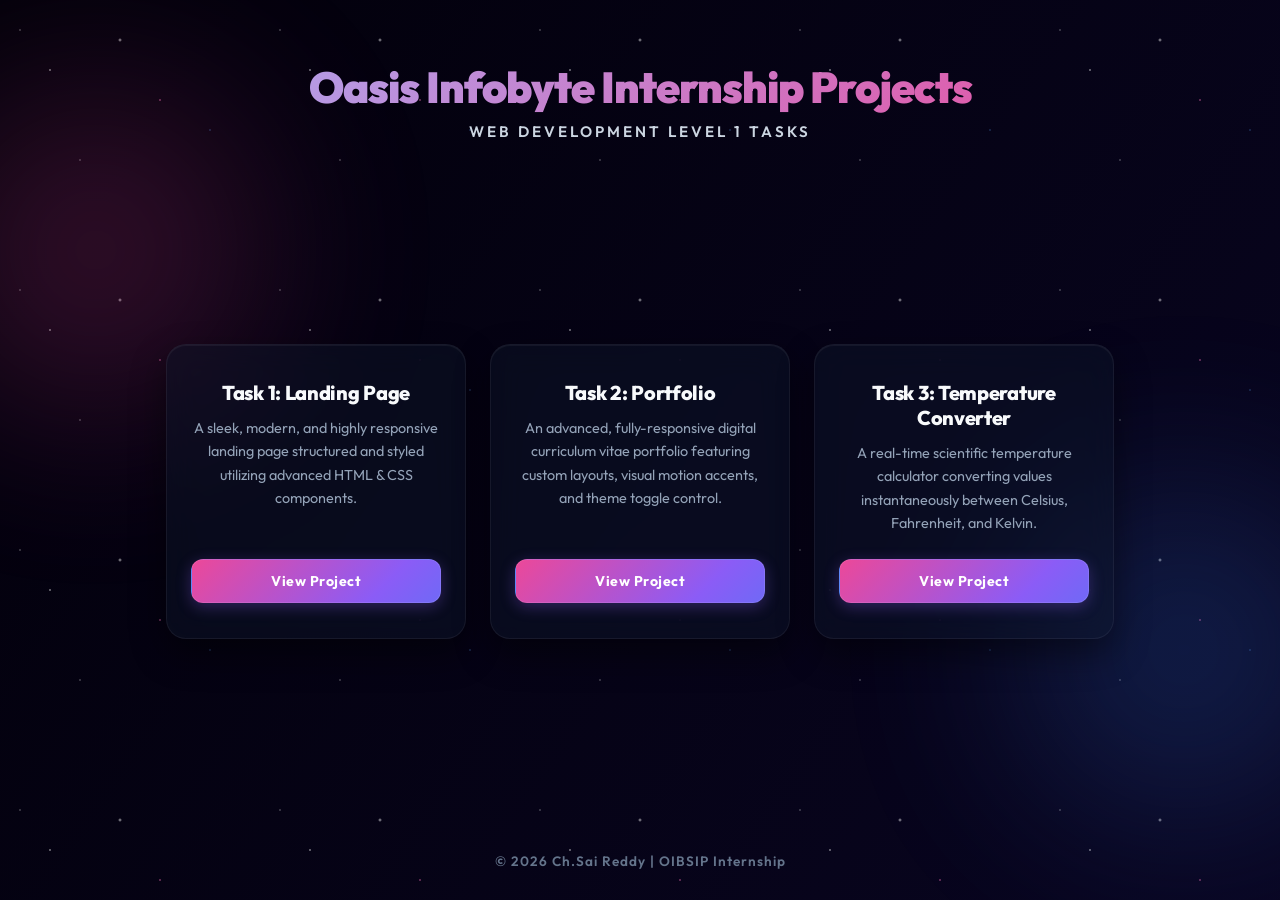
<file: index.html>
<!DOCTYPE html>
<html lang="en">
<head>
    <meta charset="UTF-8">
    <title>OIBSIP Internship Projects | Ch.Sai Reddy</title>
    <meta name="viewport" content="width=device-width, initial-scale=1.0">
    <!-- Google Fonts import for a highly professional and modern typeface -->
    <link rel="preconnect" href="https://fonts.googleapis.com">
    <link rel="preconnect" href="https://fonts.gstatic.com" crossorigin>
    <link href="https://fonts.googleapis.com/css2?family=Outfit:wght@300;400;500;600;700;800;900&display=swap" rel="stylesheet">

    <style>
        * {
            margin: 0;
            padding: 0;
            box-sizing: border-box;
        }

        body {
            font-family: 'Outfit', sans-serif;
            /* Infinite, slowly moving deep-space nebula background */
            background: linear-gradient(125deg, #02000a, #0b0728, #180c42, #02000a);
            background-size: 400% 400%;
            animation: glowNebula 18s ease infinite;
            background-attachment: fixed;
            color: #f8fafc;
            text-align: center;
            min-height: 100vh;
            display: flex;
            flex-direction: column;
            justify-content: space-between;
            position: relative;
            overflow-x: hidden;
        }

        /* Twinkling CSS-only space starfield */
        body::before {
            content: "";
            position: fixed;
            inset: 0;
            z-index: 0;
            pointer-events: none;
            background-image: 
                radial-gradient(1px 1px at 20px 30px, #ffffff, rgba(0,0,0,0)),
                radial-gradient(1.5px 1.5px at 50px 70px, #ffffff, rgba(0,0,0,0)),
                radial-gradient(1px 1px at 80px 160px, #ffffff, rgba(0,0,0,0)),
                radial-gradient(2px 2px at 120px 40px, #ffffff, rgba(0,0,0,0)),
                radial-gradient(1.5px 1.5px at 160px 100px, #f472b6, rgba(0,0,0,0)),
                radial-gradient(1px 1px at 210px 130px, #60a5fa, rgba(0,0,0,0));
            background-size: 260px 260px;
            animation: starTwinkle 10s linear infinite;
            opacity: 0.65;
        }

        /* Animated floating cosmic background blobs */
        .galaxy-orb {
            position: fixed;
            width: 320px;
            height: 320px;
            border-radius: 50%;
            filter: blur(100px);
            opacity: 0.22;
            pointer-events: none;
            z-index: 0;
        }
        .orb-pink {
            background: #ec4899;
            top: 10%;
            left: -5%;
            animation: orbMove 15s infinite alternate ease-in-out;
        }
        .orb-blue {
            background: #3b82f6;
            bottom: 10%;
            right: -5%;
            animation: orbMove 20s infinite alternate-reverse ease-in-out;
        }

        header {
            position: relative;
            z-index: 1;
            padding: 60px 20px 20px;
            animation: fadeIn 0.8s ease-out;
        }

        h1 {
            font-size: clamp(1.8rem, 5vw, 2.7rem);
            font-weight: 900;
            letter-spacing: -1px;
            /* Cosmic light spectrum title gradient */
            background: linear-gradient(135deg, #a5b4fc, #ec4899, #818cf8);
            background-size: 200% auto;
            -webkit-background-clip: text;
            -webkit-text-fill-color: transparent;
            margin-bottom: 8px;
            animation: flowTitle 6s linear infinite;
        }

        header p {
            font-size: 0.95rem;
            color: #cbd5e1;
            font-weight: 600;
            text-transform: uppercase;
            letter-spacing: 3px;
        }

        .container {
            position: relative;
            z-index: 1;
            display: flex;
            justify-content: center;
            align-items: stretch;
            flex-wrap: wrap;
            gap: 24px;
            padding: 40px 24px;
            max-width: 1100px;
            margin: 0 auto;
        }

        /* Cosmic Glassmorphism Cards */
        .card {
            background: rgba(15, 23, 42, 0.45);
            backdrop-filter: blur(16px);
            -webkit-backdrop-filter: blur(16px);
            border: 1px solid rgba(255, 255, 255, 0.06);
            color: #f8fafc;
            width: 300px;
            padding: 35px 24px;
            border-radius: 20px;
            box-shadow: 0 15px 35px rgba(0, 0, 0, 0.45),
                        inset 0 1px 0 rgba(255, 255, 255, 0.05);
            transition: transform 0.4s cubic-bezier(0.16, 1, 0.3, 1), 
                        border-color 0.4s ease, 
                        box-shadow 0.4s ease;
            display: flex;
            flex-direction: column;
            justify-content: space-between;
            animation: slideUp 0.8s cubic-bezier(0.16, 1, 0.3, 1);
        }

        .card:hover {
            transform: translateY(-8px) scale(1.02);
            border-color: rgba(236, 72, 153, 0.45);
            box-shadow: 0 20px 40px rgba(236, 72, 153, 0.15);
        }

        .card h3 {
            font-size: 1.25rem;
            font-weight: 800;
            color: #f8fafc;
            margin-bottom: 12px;
            letter-spacing: -0.3px;
        }

        .card p {
            font-size: 0.9rem;
            color: #94a3b8;
            line-height: 1.6;
            margin-bottom: auto;
        }

        /* Cohesive neon/cosmic gradient action buttons */
        .btn {
            display: inline-block;
            margin-top: 24px;
            padding: 12px 24px;
            background: linear-gradient(135deg, #ec4899, #8b5cf6, #3b82f6);
            background-size: 150% 150%;
            color: #ffffff;
            text-decoration: none;
            border-radius: 12px;
            font-weight: 700;
            font-size: 0.88rem;
            letter-spacing: 0.5px;
            transition: all 0.3s ease;
            box-shadow: 0 4px 15px rgba(139, 92, 246, 0.3);
            border: 1px solid rgba(255, 255, 255, 0.1);
        }

        .btn:hover {
            transform: translateY(-1.5px);
            box-shadow: 0 8px 20px rgba(139, 92, 246, 0.5);
            filter: brightness(1.1);
        }

        .btn:active {
            transform: translateY(0);
        }

        footer {
            position: relative;
            z-index: 1;
            padding: 30px 20px;
            font-size: 0.85rem;
            color: #64748b;
            font-weight: 600;
            letter-spacing: 1px;
        }

        /* ==========================================
           KEYFRAME GALAXY ANIMATION SECTIONS
           ========================================== */
        @keyframes glowNebula {
            0%, 100% { background-position: 0% 50%; }
            50% { background-position: 100% 50%; }
        }

        @keyframes starTwinkle {
            0%, 100% { opacity: 0.5; }
            50% { opacity: 0.85; }
        }

        @keyframes orbMove {
            0% { transform: translate(0, 0) scale(1); }
            100% { transform: translate(30px, -40px) scale(1.15); }
        }

        @keyframes flowTitle {
            0% { background-position: 0% 50%; }
            50% { background-position: 100% 50%; }
            100% { background-position: 0% 50%; }
        }

        @keyframes fadeIn {
            from { opacity: 0; }
            to { opacity: 1; }
        }

        @keyframes slideUp {
            from {
                opacity: 0;
                transform: translateY(15px);
            }
            to {
                opacity: 1;
                transform: translateY(0);
            }
        }

        @media (max-width: 600px) {
            header {
                padding: 40px 15px 15px;
            }
            .container {
                padding: 20px 15px;
            }
            .card {
                width: 100%;
            }
            .galaxy-orb {
                width: 200px;
                height: 200px;
            }
        }
    </style>
</head>
<body>

<!-- Animated background galaxy spaces -->
<div class="galaxy-orb orb-pink"></div>
<div class="galaxy-orb orb-blue"></div>

<header>
    <h1>Oasis Infobyte Internship Projects</h1>
    <p>Web Development Level 1 Tasks</p>
</header>

<div class="container">

    <div class="card">
        <h3>Task 1: Landing Page</h3>
        <p>A sleek, modern, and highly responsive landing page structured and styled utilizing advanced HTML & CSS components.</p>
        <a href="task1-landing-page/" class="btn">View Project</a>
    </div>

    <div class="card">
        <h3>Task 2: Portfolio</h3>
        <p>An advanced, fully-responsive digital curriculum vitae portfolio featuring custom layouts, visual motion accents, and theme toggle control.</p>
        <a href="task2-portfolio/" class="btn">View Project</a>
    </div>

    <div class="card">
        <h3>Task 3: Temperature Converter</h3>
        <p>A real-time scientific temperature calculator converting values instantaneously between Celsius, Fahrenheit, and Kelvin.</p>
        <a href="task3-temperature-converter/" class="btn">View Project</a>
    </div>

</div>

<footer>
    © 2026 Ch.Sai Reddy | OIBSIP Internship
</footer>

</body>
</html>
</file>
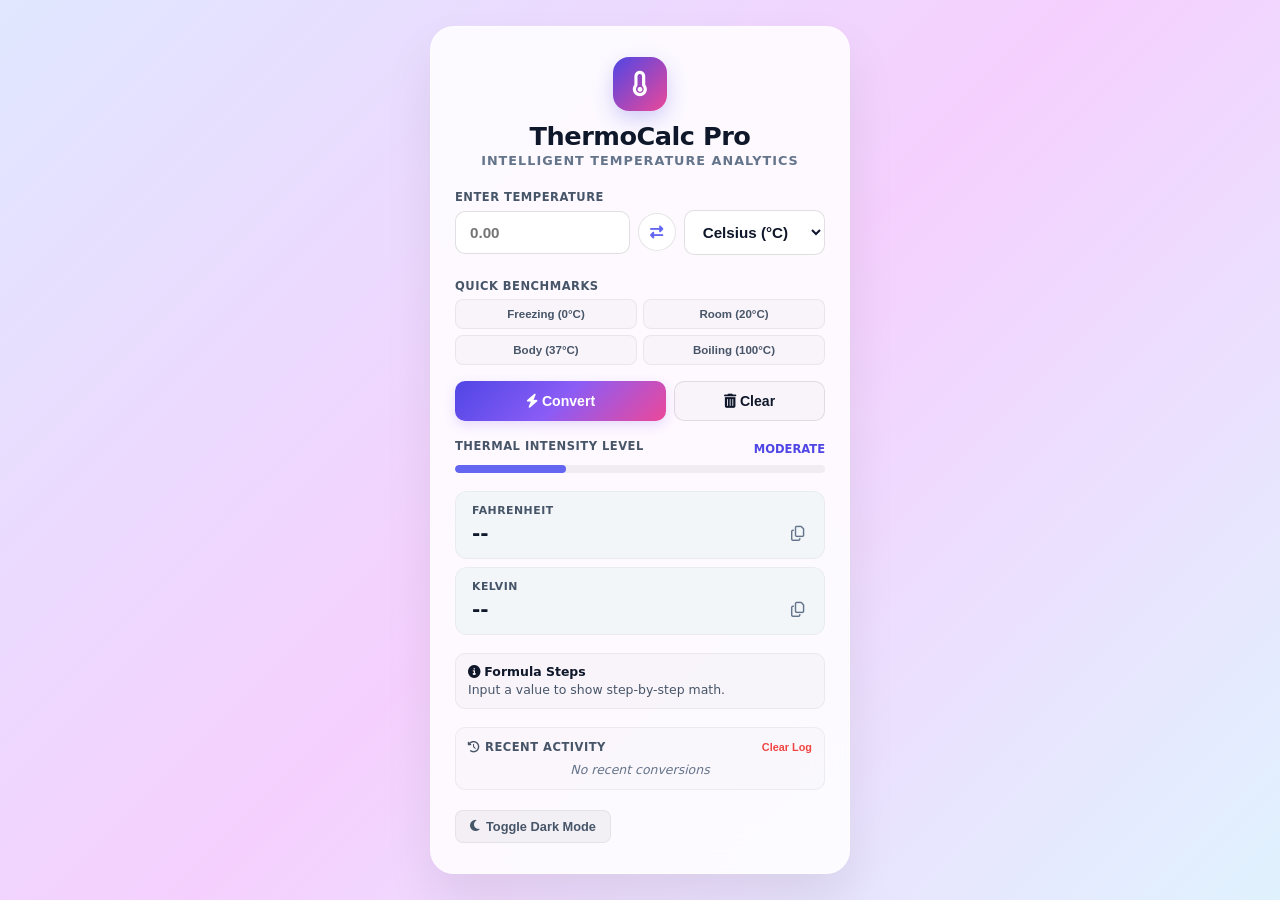
<file: task3-temperature-converter/index.html>
<!DOCTYPE html>
<html lang="en">
<head>
    <meta charset="UTF-8">
    <title>ThermoCalc Pro | Temperature Converter</title>
    <meta name="viewport" content="width=device-width, initial-scale=1.0">
    <link rel="stylesheet" href="style.css">
    <!-- FontAwesome for icons -->
    <link rel="stylesheet" href="https://cdnjs.cloudflare.com/ajax/libs/font-awesome/6.4.2/css/all.min.css">
</head>
<body>

<div class="container">
    <header>
        <div class="logo-area">
            <i class="fa-solid fa-temperature-empty logo-icon" id="thermometer-icon"></i>
        </div>
        <h1>ThermoCalc Pro</h1>
        <p class="subtitle">Intelligent Temperature Analytics</p>
    </header>

    <!-- Temperature Input Form -->
    <div class="input-section">
        <label for="temperature" class="field-label">Enter Temperature</label>
        <div class="input-group">
            <input type="number" id="temperature" placeholder="0.00" step="any" oninput="convertTemp()">
            
            <button class="swap-btn" onclick="swapUnits()" title="Swap Units">
                <i class="fa-solid fa-right-left"></i>
            </button>

            <select id="unit" onchange="convertTemp()">
                <option value="celsius">Celsius (°C)</option>
                <option value="fahrenheit">Fahrenheit (°F)</option>
                <option value="kelvin">Kelvin (K)</option>
            </select>
        </div>
        <div id="validation-warning" class="warning-box"></div>
    </div>

    <!-- Quick Temperature Presets -->
    <div class="presets-section">
        <span class="field-label">Quick Benchmarks</span>
        <div class="presets-grid">
            <button onclick="applyPreset(0, 'celsius')">Freezing (0°C)</button>
            <button onclick="applyPreset(20, 'celsius')">Room (20°C)</button>
            <button onclick="applyPreset(37, 'celsius')">Body (37°C)</button>
            <button onclick="applyPreset(100, 'celsius')">Boiling (100°C)</button>
        </div>
    </div>

    <!-- Action Buttons -->
    <div class="action-buttons">
        <button onclick="convertTemp()" class="btn-primary"><i class="fa-solid fa-bolt"></i> Convert</button>
        <button onclick="clearAll()" class="btn-secondary"><i class="fa-solid fa-trash-can"></i> Clear</button>
    </div>

    <!-- Dynamic Level Gauge Meter -->
    <div class="meter-section">
        <div class="meter-header">
            <span class="field-label">Thermal Intensity Level</span>
            <span id="meter-status" class="status-indicator">Moderate</span>
        </div>
        <div class="meter-track">
            <div id="meter-fill" class="meter-fill"></div>
        </div>
    </div>

    <!-- Results Display Cards -->
    <div class="results-container">
        <div class="result-card" id="card-one">
            <span class="card-label" id="label-one">Fahrenheit</span>
            <div class="card-output">
                <span id="output-one">--</span>
                <button class="copy-btn" onclick="copyResult('output-one', this)" title="Copy Result">
                    <i class="fa-regular fa-copy"></i>
                </button>
            </div>
        </div>

        <div class="result-card" id="card-two">
            <span class="card-label" id="label-two">Kelvin</span>
            <div class="card-output">
                <span id="output-two">--</span>
                <button class="copy-btn" onclick="copyResult('output-two', this)" title="Copy Result">
                    <i class="fa-regular fa-copy"></i>
                </button>
            </div>
        </div>
    </div>

    <!-- Formula Detail Breakdown -->
    <div class="info-accordion">
        <div class="info-header"><i class="fa-solid fa-circle-info"></i> Formula Steps</div>
        <div class="info-body" id="formula-display">Input a value to show step-by-step math.</div>
    </div>

    <!-- Conversion History Log -->
    <div class="history-panel">
        <div class="history-header">
            <span><i class="fa-solid fa-clock-rotate-left"></i> Recent Activity</span>
            <button class="clear-history" onclick="clearHistory()">Clear Log</button>
        </div>
        <ul class="history-list" id="history-list">
            <li class="empty-history">No recent conversions</li>
        </ul>
    </div>

    <!-- Toggle Theme Button -->
    <button class="toggle" id="theme-toggle" onclick="toggleMode()">
        <i class="fa-solid fa-moon"></i> <span>Toggle Dark Mode</span>
    </button>
</div>

<script src="script.js"></script>
</body>
</html>
</file>
<file: task3-temperature-converter/style.css>
/* ==========================================
   GLOBAL RESET & COMPATIBLE LIGHT PALETTE
   ========================================== */
* {
    margin: 0;
    padding: 0;
    box-sizing: border-box;
}

body {
    font-family: 'Segoe UI', system-ui, -apple-system, sans-serif;
    background: linear-gradient(135deg, #e0e7ff 0%, #f5d0fe 50%, #e0f2fe 100%);
    background-attachment: fixed;
    color: #0f172a;
    display: flex;
    justify-content: center;
    align-items: center;
    min-height: 100vh;
    padding: 24px 15px;
    transition: background 0.4s ease, color 0.4s ease;
}

.container {
    background: rgba(255, 255, 255, 0.85);
    backdrop-filter: blur(20px);
    -webkit-backdrop-filter: blur(20px);
    border: 1px solid rgba(255, 255, 255, 0.5);
    padding: 30px 24px;
    border-radius: 24px;
    width: 100%;
    max-width: 420px; /* Safe expanded footprint */
    box-shadow: 0 25px 50px rgba(0, 0, 0, 0.08);
    animation: containerIntro 0.6s cubic-bezier(0.16, 1, 0.3, 1);
    overflow: hidden;
}

/* Header, Subtitle & Logo Pulse */
header {
    text-align: center;
    margin-bottom: 22px;
}

.logo-area {
    width: 54px;
    height: 54px;
    background: linear-gradient(135deg, #4f46e5, #ec4899);
    border-radius: 16px;
    display: flex;
    align-items: center;
    justify-content: center;
    margin: 0 auto 10px;
    box-shadow: 0 8px 20px rgba(79, 70, 229, 0.25);
    animation: iconPulse 3s infinite ease-in-out;
}

.logo-icon {
    font-size: 1.6rem;
    color: white;
    transition: transform 0.3s ease;
}

h1 {
    font-size: 1.6rem;
    font-weight: 800;
    color: #0f172a;
    letter-spacing: -0.5px;
}

.subtitle {
    font-size: 0.8rem;
    font-weight: 600;
    color: #64748b;
    margin-top: 2px;
    text-transform: uppercase;
    letter-spacing: 1px;
}

/* Form Inputs & Swap Button (Prevents breaking layout bounds) */
.field-label {
    display: block;
    font-size: 0.72rem;
    font-weight: 700;
    text-transform: uppercase;
    letter-spacing: 0.5px;
    color: #475569;
    margin-bottom: 6px;
    text-align: left;
}

.input-group {
    display: flex;
    flex-direction: row;
    align-items: center;
    gap: 8px;
    width: 100%;
}

input[type="number"] {
    flex: 1.3;
    min-width: 90px;
}

select {
    flex: 1;
    min-width: 100px;
}

input, select {
    padding: 12px 14px;
    border-radius: 10px;
    border: 1px solid rgba(0, 0, 0, 0.12);
    background-color: #ffffff;
    color: #0f172a;
    font-size: 0.95rem;
    font-weight: 600;
    outline: none;
    transition: all 0.2s ease;
    width: 100%;
}

input:focus, select:focus {
    border-color: #6366f1;
    box-shadow: 0 0 0 3px rgba(99, 102, 241, 0.15);
}

.swap-btn {
    width: 38px;
    height: 38px;
    border-radius: 50%;
    border: 1px solid rgba(0, 0, 0, 0.1);
    background: #ffffff;
    color: #6366f1;
    cursor: pointer;
    display: flex;
    align-items: center;
    justify-content: center;
    transition: all 0.2s ease;
    flex-shrink: 0;
}

.swap-btn:hover {
    transform: rotate(180deg);
    background: #f1f5f9;
}

/* Warnings */
.warning-box {
    color: #ef4444;
    font-size: 0.76rem;
    font-weight: 600;
    margin-top: 6px;
    text-align: left;
    min-height: 18px;
}

/* Quick Benchmark presets */
.presets-section {
    margin-bottom: 16px;
}

.presets-grid {
    display: grid;
    grid-template-columns: repeat(2, 1fr);
    gap: 6px;
}

.presets-grid button {
    padding: 8px;
    border-radius: 8px;
    border: 1px solid rgba(0, 0, 0, 0.06);
    background: rgba(0, 0, 0, 0.02);
    color: #475569;
    font-size: 0.72rem;
    font-weight: 700;
    cursor: pointer;
    transition: all 0.15s ease;
}

.presets-grid button:hover {
    background: #6366f1;
    color: white;
    border-color: #6366f1;
}

/* Primary Action Buttons */
.action-buttons {
    display: grid;
    grid-template-columns: 1.4fr 1fr;
    gap: 8px;
    margin-bottom: 18px;
}

button.btn-primary {
    padding: 11px;
    border: none;
    border-radius: 10px;
    background: linear-gradient(135deg, #4f46e5, #8b5cf6, #ec4899);
    color: white;
    font-size: 0.88rem;
    font-weight: 700;
    cursor: pointer;
    box-shadow: 0 4px 12px rgba(139, 92, 246, 0.2);
    transition: all 0.2s ease;
}

button.btn-primary:hover {
    transform: translateY(-1px);
    box-shadow: 0 6px 16px rgba(139, 92, 246, 0.3);
}

button.btn-secondary {
    padding: 11px;
    border: 1px solid rgba(0, 0, 0, 0.1);
    border-radius: 10px;
    background: rgba(0, 0, 0, 0.02);
    color: #0f172a;
    font-size: 0.88rem;
    font-weight: 600;
    cursor: pointer;
    transition: all 0.2s ease;
}

button.btn-secondary:hover {
    background: rgba(0, 0, 0, 0.05);
}

/* Thermometer Level meter bar */
.meter-section {
    margin-bottom: 18px;
    text-align: left;
}

.meter-header {
    display: flex;
    justify-content: space-between;
    align-items: center;
    margin-bottom: 6px;
}

.status-indicator {
    font-size: 0.72rem;
    font-weight: 800;
    text-transform: uppercase;
    color: #4f46e5;
}

.meter-track {
    width: 100%;
    height: 8px;
    background: rgba(0, 0, 0, 0.05);
    border-radius: 999px;
    overflow: hidden;
}

.meter-fill {
    height: 100%;
    width: 30%; /* Set dynamically */
    border-radius: 999px;
    background: #6366f1;
    transition: width 0.4s cubic-bezier(0.16, 1, 0.3, 1), background-color 0.4s ease;
}

/* Result Cards Container */
.results-container {
    display: flex;
    flex-direction: column;
    gap: 8px;
    margin-bottom: 18px;
}

.result-card {
    background: rgba(241, 245, 249, 0.9);
    border: 1px solid rgba(0, 0, 0, 0.04);
    padding: 12px 16px;
    border-radius: 12px;
    text-align: left;
    display: flex;
    flex-direction: column;
    justify-content: space-between;
    min-height: 68px;
    animation: cardEntrance 0.5s ease-out;
}

.card-label {
    font-size: 0.68rem;
    font-weight: 700;
    text-transform: uppercase;
    letter-spacing: 0.5px;
    color: #475569;
}

.card-output {
    display: flex;
    justify-content: space-between;
    align-items: center;
    font-size: 1.25rem;
    font-weight: 800;
    margin-top: 3px;
    color: #0f172a;
}

.copy-btn {
    background: transparent;
    border: none;
    color: #64748b;
    font-size: 0.95rem;
    cursor: pointer;
    padding: 4px;
    transition: color 0.2s, transform 0.1s;
}

.copy-btn:hover {
    color: #6366f1;
    transform: scale(1.1);
}

/* Formula Step container */
.info-accordion {
    background: rgba(0, 0, 0, 0.02);
    border: 1px solid rgba(0, 0, 0, 0.05);
    border-radius: 10px;
    padding: 10px 12px;
    font-size: 0.78rem;
    text-align: left;
    margin-bottom: 18px;
}

.info-header {
    font-weight: 700;
    color: #0f172a;
    margin-bottom: 2px;
}

.info-body {
    color: #475569;
    line-height: 1.4;
    white-space: pre-line;
}

/* History Log list */
.history-panel {
    background: rgba(0, 0, 0, 0.01);
    border: 1px solid rgba(0, 0, 0, 0.05);
    border-radius: 10px;
    padding: 12px;
    text-align: left;
}

.history-header {
    display: flex;
    justify-content: space-between;
    align-items: center;
    font-size: 0.72rem;
    font-weight: 700;
    text-transform: uppercase;
    letter-spacing: 0.5px;
    color: #475569;
    margin-bottom: 8px;
}

.clear-history {
    background: transparent;
    border: none;
    color: #ef4444;
    font-size: 0.68rem;
    font-weight: 700;
    cursor: pointer;
}

.history-list {
    list-style: none;
    display: flex;
    flex-direction: column;
    gap: 5px;
}

.history-item {
    font-size: 0.78rem;
    font-weight: 600;
    color: #0f172a;
    background: #ffffff;
    padding: 5px 8px;
    border-radius: 6px;
    border: 1px solid rgba(0, 0, 0, 0.05);
    display: flex;
    justify-content: space-between;
}

.history-time {
    color: #64748b;
    font-size: 0.68rem;
}

.empty-history {
    font-size: 0.78rem;
    color: #64748b;
    text-align: center;
    font-style: italic;
}

/* Toggle Theme option */
button.toggle {
    background: rgba(0, 0, 0, 0.04);
    border: 1px solid rgba(0, 0, 0, 0.06);
    color: #475569;
    font-size: 0.8rem;
    font-weight: 600;
    margin-top: 20px;
    display: inline-flex;
    align-items: center;
    justify-content: center;
    gap: 6px;
    width: auto;
    padding: 8px 14px;
    border-radius: 8px;
    cursor: pointer;
    transition: all 0.2s ease;
}

button.toggle:hover {
    background: rgba(0, 0, 0, 0.08);
    color: #0f172a;
}

/* ==========================================
   SOLID DARK MODE SYSTEM OVERRIDES
   ========================================== */
body.dark {
    background: linear-gradient(135deg, #0f172a 0%, #1e1b4b 50%, #020617 100%);
    color: #f8fafc;
}

body.dark .container {
    background: rgba(15, 23, 42, 0.85);
    border-color: rgba(255, 255, 255, 0.08);
    box-shadow: 0 25px 50px rgba(0, 0, 0, 0.4);
}

body.dark h1 {
    color: #f8fafc;
}

body.dark .subtitle {
    color: #94a3b8;
}

body.dark .field-label {
    color: #94a3b8;
}

body.dark input, body.dark select {
    background-color: #0f172a;
    border-color: rgba(255, 255, 255, 0.08);
    color: #f8fafc;
}

body.dark .swap-btn {
    background-color: #0f172a;
    border-color: rgba(255, 255, 255, 0.08);
    color: #818cf8;
}

body.dark .swap-btn:hover {
    background: rgba(255, 255, 255, 0.05);
}

body.dark input:focus, body.dark select:focus {
    border-color: #818cf8;
    box-shadow: 0 0 0 3px rgba(129, 140, 248, 0.2);
}

body.dark .presets-grid button {
    background: rgba(255, 255, 255, 0.02);
    border-color: rgba(255, 255, 255, 0.05);
    color: #94a3b8;
}

body.dark .presets-grid button:hover {
    background: #818cf8;
    color: #0f172a;
    border-color: #818cf8;
}

body.dark button.btn-secondary {
    border-color: rgba(255, 255, 255, 0.08);
    background: rgba(255, 255, 255, 0.02);
    color: #f8fafc;
}

body.dark button.btn-secondary:hover {
    background: rgba(255, 255, 255, 0.06);
}

body.dark .meter-track {
    background: rgba(255, 255, 255, 0.08);
}

body.dark .result-card {
    background: rgba(15, 23, 42, 0.9);
    border-color: rgba(255, 255, 255, 0.04);
}

body.dark .card-label {
    color: #94a3b8;
}

body.dark .card-output {
    color: #f8fafc;
}

body.dark .copy-btn {
    color: #94a3b8;
}

body.dark .copy-btn:hover {
    color: #818cf8;
}

body.dark .info-accordion {
    background: rgba(255, 255, 255, 0.01);
    border-color: rgba(255, 255, 255, 0.05);
}

body.dark .info-header {
    color: #f8fafc;
}

body.dark .info-body {
    color: #94a3b8;
}

body.dark .history-panel {
    background: rgba(255, 255, 255, 0.01);
    border-color: rgba(255, 255, 255, 0.05);
}

body.dark .history-header {
    color: #94a3b8;
}

body.dark .history-item {
    color: #f8fafc;
    background: #0f172a;
    border-color: rgba(255, 255, 255, 0.05);
}

body.dark .history-time {
    color: #64748b;
}

body.dark .empty-history {
    color: #64748b;
}

body.dark button.toggle {
    background: rgba(255, 255, 255, 0.03);
    border-color: rgba(255, 255, 255, 0.06);
    color: #94a3b8;
}

body.dark button.toggle:hover {
    background: rgba(255, 255, 255, 0.08);
    color: #f8fafc;
}

/* ==========================================
   MOTION DESIGN KEYFRAME SECTIONS
   ========================================== */
@keyframes containerIntro {
    from {
        opacity: 0;
        transform: scale(0.95) translateY(18px);
    }
    to {
        opacity: 1;
        transform: scale(1) translateY(0);
    }
}

@keyframes cardEntrance {
    from {
        opacity: 0;
        transform: translateY(8px);
    }
    to {
        opacity: 1;
        transform: translateY(0);
    }
}

@keyframes iconPulse {
    0%, 100% {
        transform: scale(1);
        box-shadow: 0 8px 20px rgba(79, 70, 229, 0.25);
    }
    50% {
        transform: scale(1.05);
        box-shadow: 0 12px 28px rgba(79, 70, 229, 0.45);
    }
}

/* Standard outer spinner block overrides */
input::-webkit-outer-spin-button,
input::-webkit-inner-spin-button {
    -webkit-appearance: none;
    margin: 0;
}

@media(max-width: 480px){
    .container {
        padding: 24px 16px;
    }
    .input-group {
        flex-direction: row;
    }
}
</file>
